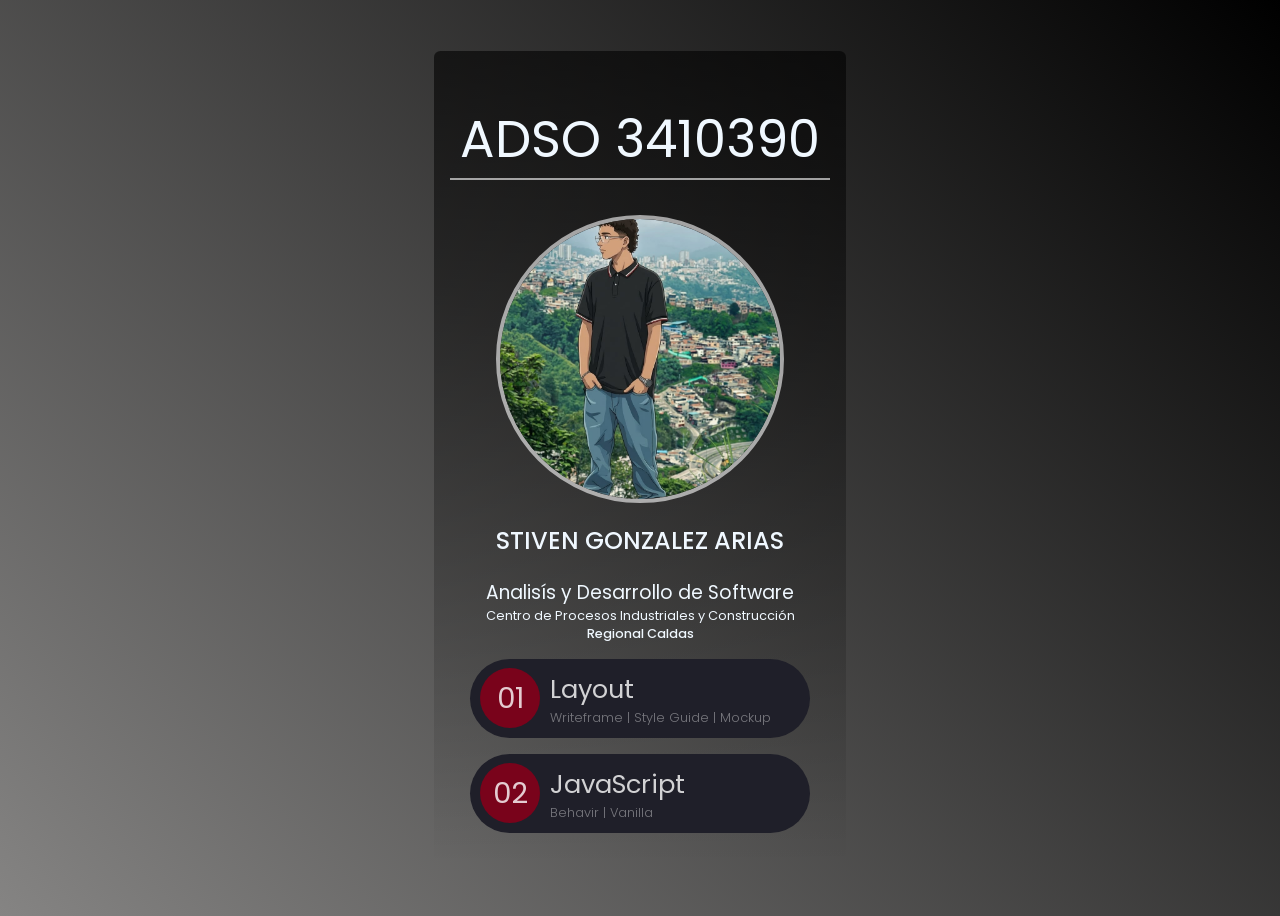
<file: index.html>
<!DOCTYPE html>
<html lang="en">

<head>
    <meta charset="UTF-8">
    <meta name="viewport" content="width=device-width, initial-scale=1.0">
    <title>ADSO 3410390</title>
    <link rel="stylesheet" href="src/css/master.css">
</head>

<body class="mainmenu">
    <main>
        <header>
            <h1>ADSO 3410390</h1>
            <img src="src/img/IMG.jpeg" alt="My Photo">
            <h2>Stiven Gonzalez Arias</h2>
            <h3>Analisís y Desarrollo de Software</h3>
            <h4>Centro de Procesos Industriales y Construcción</h4>
            <h5>Regional Caldas</h5>
        </header>
        <menu>
            <a href="01-Layout/index.html">
                <span>01</span>
                <aside>
                    <h3>Layout</h3>
                    <small>Writeframe | Style Guide | Mockup</small>
                </aside>
            </a>
            <a href="02-JavaScript/index.html">
                <span>02</span>
                <aside>
                    <h3>JavaScript</h3>
                    <small>Behavir | Vanilla</small>
                </aside>
            </a>
        </menu>
    </main>
</body>

</html>
</file>
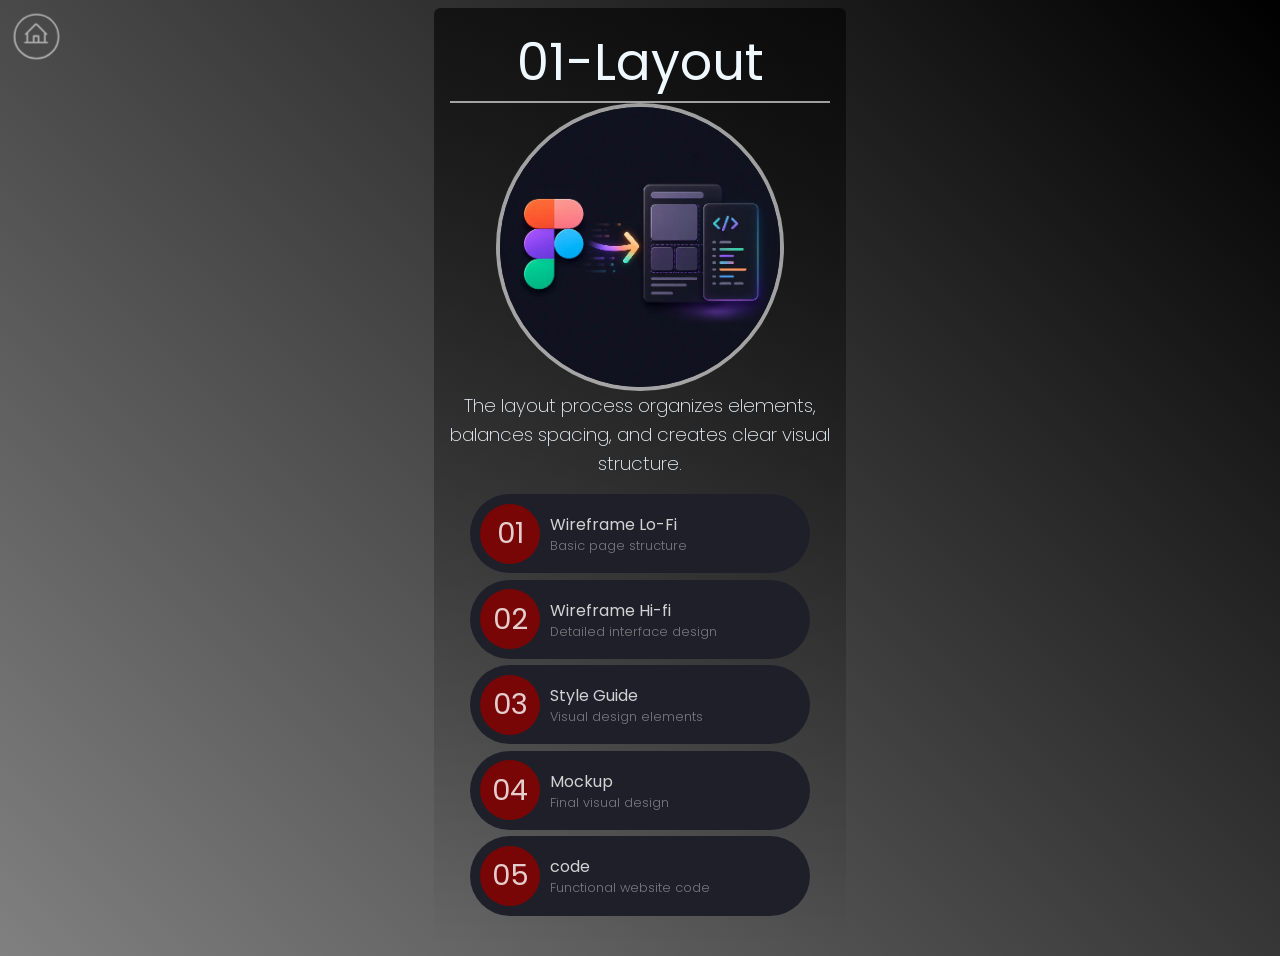
<file: 01-Layout/index.html>
<!DOCTYPE html>
<html lang="en">

<head>
    <meta charset="UTF-8">
    <meta name="viewport" content="width=device-width, initial-scale=1.0">
    <title>01-Layout</title>
    <link rel="stylesheet" href="../src/css/master.css">
</head>

<body class="mainmenu layout">
    <nav class="back"><a href="../index.html"><svg xmlns="http://www.w3.org/2000/svg" width="32" height="32" fill="#FFFFFF" viewBox="0 0 256 256"><path d="M240,208H224V136l2.34,2.34A8,8,0,0,0,237.66,127L139.31,28.68a16,16,0,0,0-22.62,0L18.34,127a8,8,0,0,0,11.32,11.31L32,136v72H16a8,8,0,0,0,0,16H240a8,8,0,0,0,0-16ZM48,120l80-80,80,80v88H160V152a8,8,0,0,0-8-8H104a8,8,0,0,0-8,8v56H48Zm96,88H112V160h32Z"></path></svg></a></nav>

    <main>
        <header>
            <h1>01-Layout</h1>
            <img src="../src/img/ChatGPT Image 21 ago 2026, 10_48_34 a.m.webp" alt="My Photo">
            <h3>The layout process organizes elements, balances spacing, and creates clear visual structure.</h3>
            
        </header>
        <menu>
            <a href="01-Wireframe/index.html">
                <span>01</span>
                <aside>
                    <h3>Wireframe Lo-Fi</h3>
                    <small>Basic page structure</small>
                </aside>
            </a>
            <a href="02-Wireframe_Hi_Fi/index.html">
                <span>02</span>
                <aside>
                    <h3>Wireframe Hi-fi</h3>
                    <small>Detailed interface design</small>
                </aside>
            </a>
            <a href="03-StylesGuide/index.html">
                <span>03</span>
                <aside>
                    <h3>Style Guide</h3>
                    <small>Visual design elements</small>
                </aside>
            </a>
            <a href="04-Mockup/index.html">
                <span>04</span>
                <aside>
                    <h3>Mockup</h3>
                    <small>Final visual design</small>
                </aside>
            </a>
            <a href="05-code/index.html">
                <span>05</span>
                <aside>
                    <h3>code</h3>
                    <small>Functional website code</small>
                </aside>
            </a>
        </menu>
    </main>
</body>

</html>
</file>
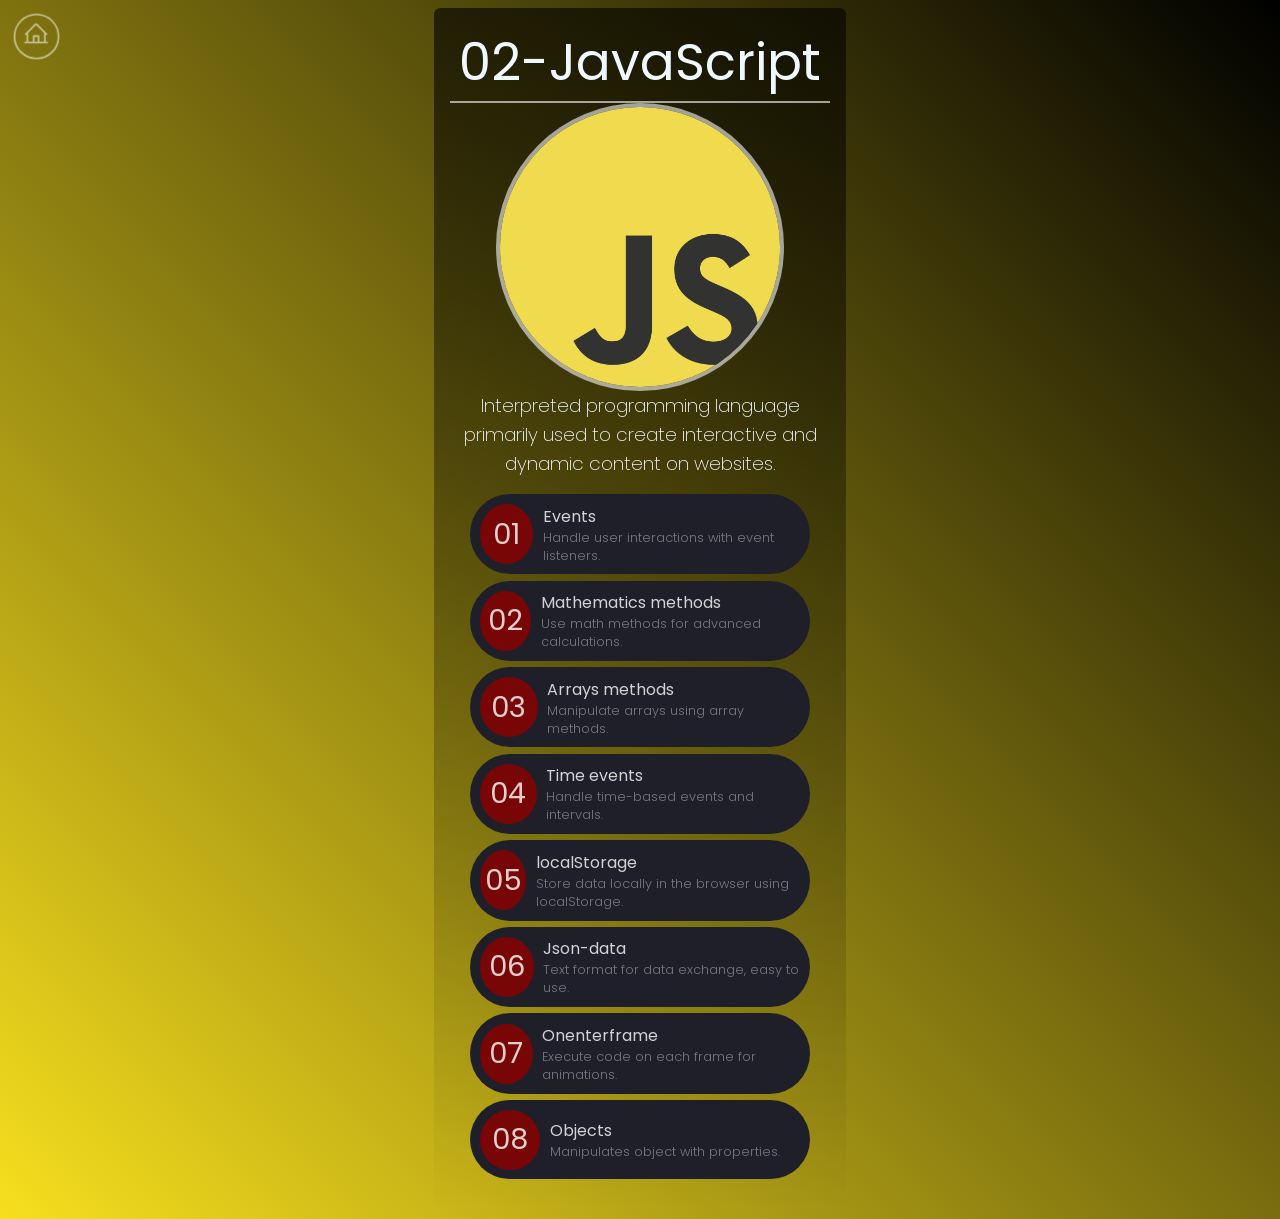
<file: 02-JavaScript/index.html>
<!DOCTYPE html>
<html lang="en">

<head>
    <meta charset="UTF-8">
    <meta name="viewport" content="width=device-width, initial-scale=1.0">
    <title>02-Java Script</title>
    <link rel="stylesheet" href="../src/css/master.css">
</head>

<body class="mainmenu javascript">
    <nav class="back"><a href="../index.html"><svg xmlns="http://www.w3.org/2000/svg" width="32" height="32"
                fill="#FFFFFF" viewBox="0 0 256 256">
                <path
                    d="M240,208H224V136l2.34,2.34A8,8,0,0,0,237.66,127L139.31,28.68a16,16,0,0,0-22.62,0L18.34,127a8,8,0,0,0,11.32,11.31L32,136v72H16a8,8,0,0,0,0,16H240a8,8,0,0,0,0-16ZM48,120l80-80,80,80v88H160V152a8,8,0,0,0-8-8H104a8,8,0,0,0-8,8v56H48Zm96,88H112V160h32Z">
                </path>
            </svg></a></nav>

    <main>
        <header>
            <h1>02-JavaScript</h1>
            <img src="../img/logo-js.png" alt="My Photo">
            <h3>Interpreted programming language primarily used to create interactive and dynamic content on websites.
            </h3>

        </header>
        <menu>
            <a href="01-Events.html">
                <span>01</span>
                <aside>
                    <h3>Events</h3>
                    <small>Handle user interactions with event listeners.</small>
                </aside>
            </a>
            <a href="02-Methods-mathematics.html">
                <span>02</span>
                <aside>
                    <h3>Mathematics methods</h3>
                    <small> Use math methods for advanced calculations.</small>
                </aside>
            </a>
            <a href="03-Methods-arrays.html">
                <span>03</span>
                <aside>
                    <h3>Arrays methods</h3>
                    <small>Manipulate arrays using array methods.</small>
                </aside>
            </a>
            <a href="04-Events-time.html">
                <span>04</span>
                <aside>
                    <h3>Time events</h3>
                    <small>Handle time-based events and intervals.</small>
                </aside>
            </a>
            <a href="05-Localstorage.html">
                <span>05</span>
                <aside>
                    <h3>localStorage</h3>
                    <small>Store data locally in the browser using localStorage.</small>
                </aside>
            </a>
            <a href="06-Json-data.html">
                <span>06</span>
                <aside>
                    <h3>Json-data</h3>
                    <small>Text format for data exchange, easy to use.</small>
                </aside>
            </a>
            <a href="07-Onenterframe.html">
                <span>07</span>
                <aside>
                    <h3>Onenterframe</h3>
                    <small>Execute code on each frame for animations.</small>
                </aside>
            </a>
            <a href="08-Objects.html">
                <span>08</span>
                <aside>
                    <h3>Objects</h3>
                    <small>Manipulates object with properties.</small>
                </aside>
            </a>
        </menu>
    </main>
</body>

</html>
</file>
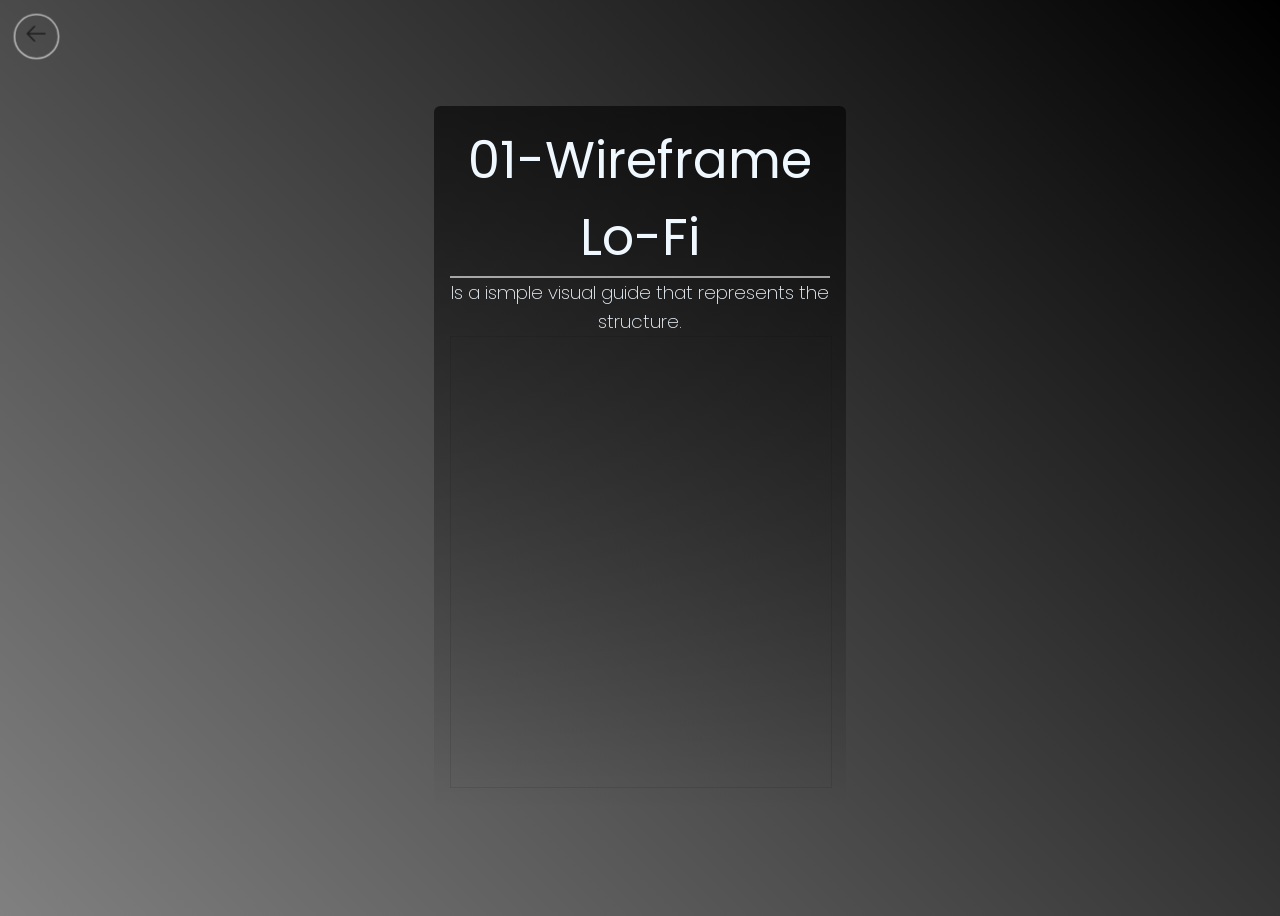
<file: 01-Layout/01-Wireframe/index.html>
<!DOCTYPE html>
<html lang="en">

<head>
    <meta charset="UTF-8">
    <meta name="viewport" content="width=device-width, initial-scale=1.0">
    <title>01-Layout</title>
    <link rel="stylesheet" href="../../src/css/master.css">
</head>

<body class="mainmenu layout">
    <nav class="back"><a href="../index.html"><svg xmlns="http://www.w3.org/2000/svg" width="32" height="32"
                fill="#000000" viewBox="0 0 256 256">
                <path
                    d="M224,128a8,8,0,0,1-8,8H59.31l58.35,58.34a8,8,0,0,1-11.32,11.32l-72-72a8,8,0,0,1,0-11.32l72-72a8,8,0,0,1,11.32,11.32L59.31,120H216A8,8,0,0,1,224,128Z">
                </path>
            </svg></a></nav>

    <main>
        <header>
            <h1>01-Wireframe Lo-Fi</h1>
            <h3>Is a ismple visual guide that represents the structure.</h3>
            <iframe style="border: 1px solid rgba(0, 0, 0, 0.1);" width="100%" height="450" src="https://embed.figma.com/design/436dDHAEwhptXAv0rGM7vA/Sin-t%C3%ADtulo?node-id=21-59&embed-host=share" allowfullscreen></iframe>

        </header>


        </a>
        </menu>
    </main>
</body>

</html>
</file>
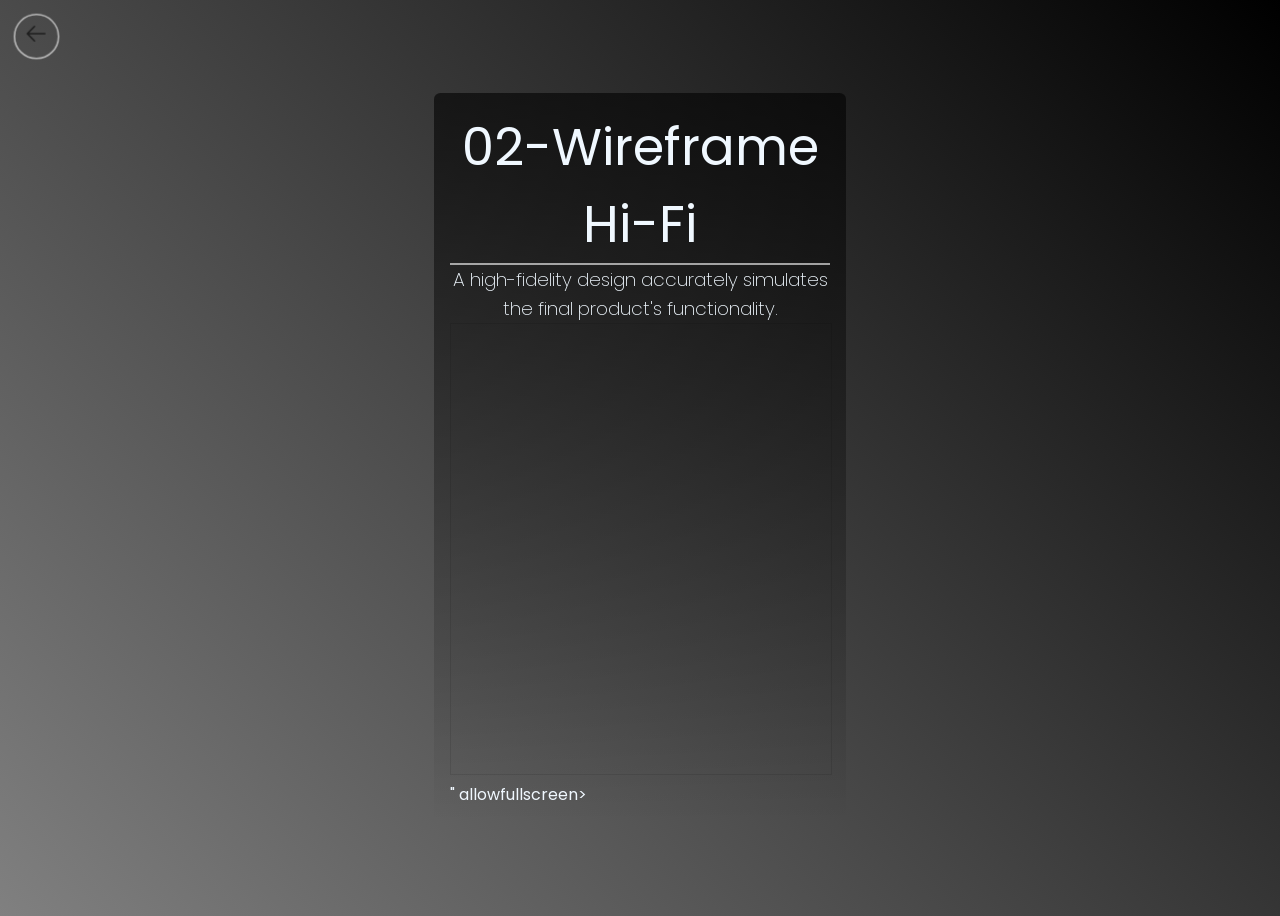
<file: 01-Layout/02-Wireframe_Hi_Fi/index.html>
<!DOCTYPE html>
<html lang="en">

<head>
    <meta charset="UTF-8">
    <meta name="viewport" content="width=device-width, initial-scale=1.0">
    <title>01-Layout</title>
    <link rel="stylesheet" href="../../src/css/master.css">
</head>

<body class="mainmenu layout">
    <nav class="back"><a href="../../01-Layout/index.html"><svg xmlns="http://www.w3.org/2000/svg" width="32" height="32" fill="#000000" viewBox="0 0 256 256"><path d="M224,128a8,8,0,0,1-8,8H59.31l58.35,58.34a8,8,0,0,1-11.32,11.32l-72-72a8,8,0,0,1,0-11.32l72-72a8,8,0,0,1,11.32,11.32L59.31,120H216A8,8,0,0,1,224,128Z"></path></svg></a></nav>

    <main>
        <header>
            <h1>02-Wireframe Hi-Fi</h1>
            <h3>A high-fidelity design accurately simulates the final product's functionality.</h3>
            <iframe style="border: 1px solid rgba(0, 0, 0, 0.1);" width="100%" height="450"
                 src="https://embed.figma.com/design/LESt36QCUu0Lm1tAzqtdh6/R%C3%A1pidos-y-Furiosos---Reto-Tokio?node-id=0-1&embed-host=share" allowfullscreen></iframe>"
                allowfullscreen></iframe>
        </header>
    </main>
</body>

</html>
</file>
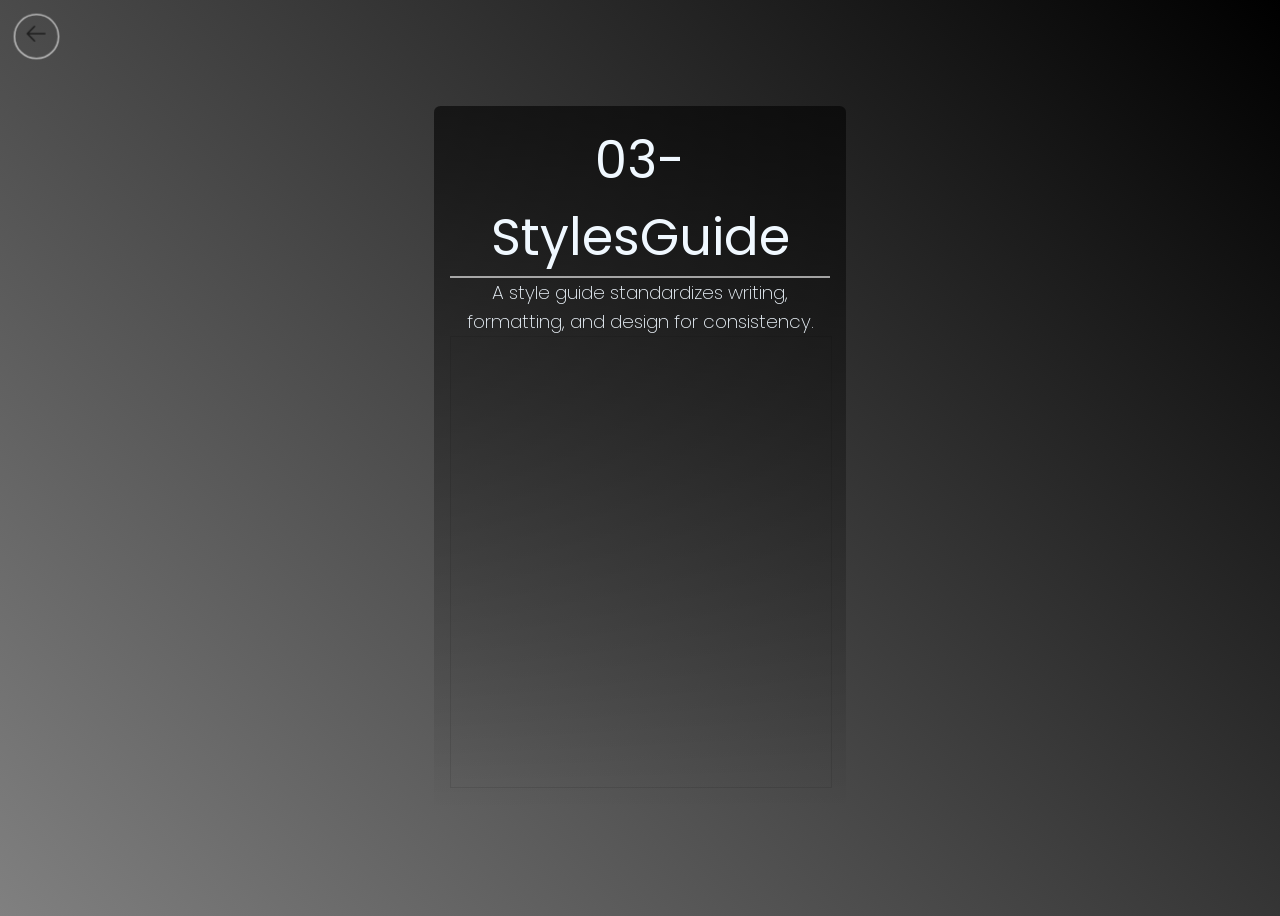
<file: 01-Layout/03-StylesGuide/index.html>
<!DOCTYPE html>
<html lang="en">

<head>
    <meta charset="UTF-8">
    <meta name="viewport" content="width=device-width, initial-scale=1.0">
    <title>01-Layout</title>
    <link rel="stylesheet" href="../../src/css/master.css">
</head>

<body class="mainmenu layout">
    <nav class="back"><a href="../../01-Layout/index.html"><svg xmlns="http://www.w3.org/2000/svg" width="32" height="32" fill="#000000" viewBox="0 0 256 256"><path d="M224,128a8,8,0,0,1-8,8H59.31l58.35,58.34a8,8,0,0,1-11.32,11.32l-72-72a8,8,0,0,1,0-11.32l72-72a8,8,0,0,1,11.32,11.32L59.31,120H216A8,8,0,0,1,224,128Z"></path></svg></a></nav>

    <main>
        <header>
            <h1>03-StylesGuide</h1>
            <h3>A style guide standardizes writing, formatting, and design for consistency.</h3>
           <iframe style="border: 1px solid rgba(0, 0, 0, 0.1);" width="100%" height="450" src="https://embed.figma.com/design/LESt36QCUu0Lm1tAzqtdh6/R%C3%A1pidos-y-Furiosos---Reto-Tokio?node-id=31-2&embed-host=share" allowfullscreen></iframe>
        </header>
    </main>
</body>

</html>
</file>
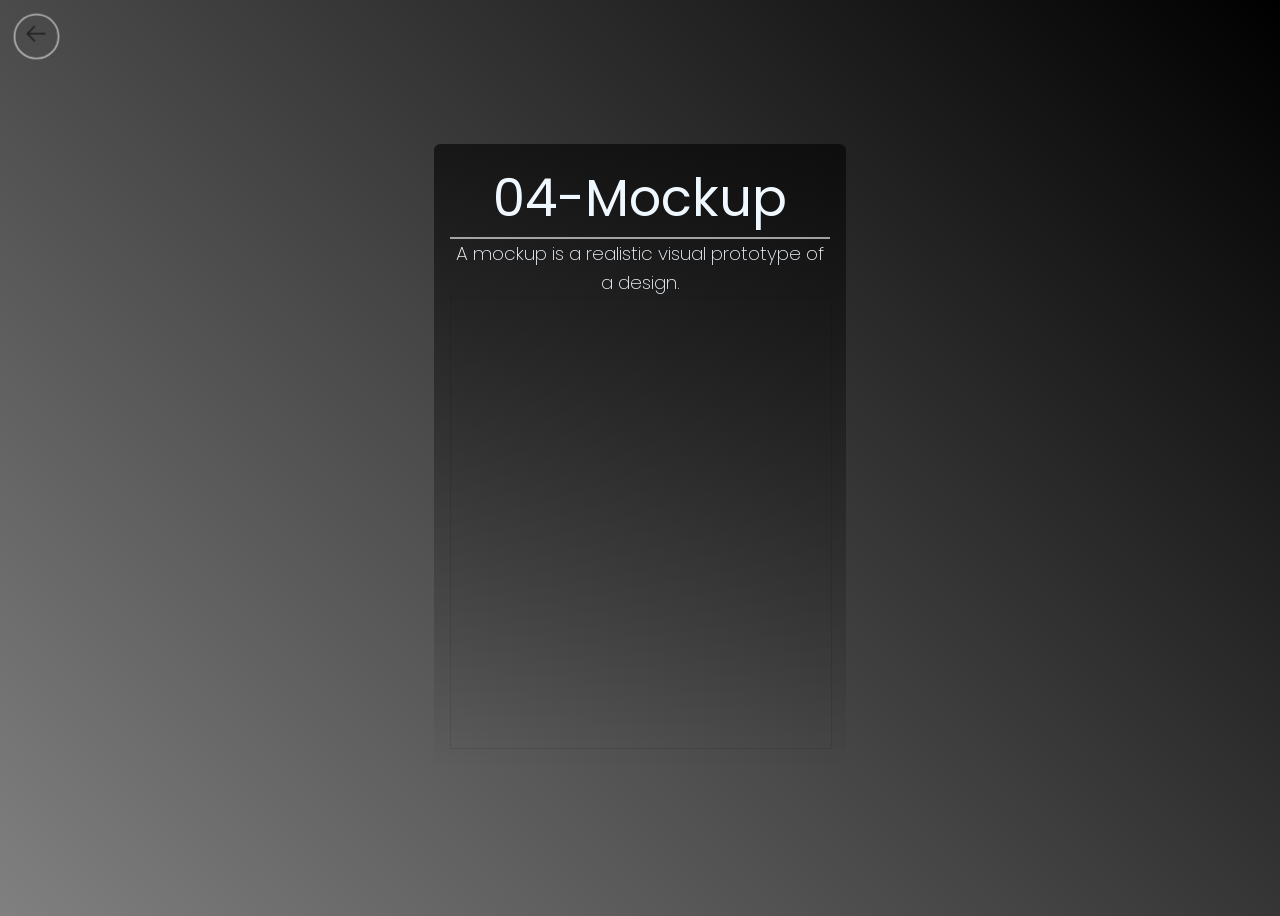
<file: 01-Layout/04-Mockup/index.html>
<!DOCTYPE html>
<html lang="en">

<head>
    <meta charset="UTF-8">
    <meta name="viewport" content="width=device-width, initial-scale=1.0">
    <title>01-Layout</title>
    <link rel="stylesheet" href="../../src/css/master.css">
</head>

<body class="mainmenu layout">
    <nav class="back"><a href="../../01-Layout/index.html"><svg xmlns="http://www.w3.org/2000/svg" width="32" height="32" fill="#000000" viewBox="0 0 256 256"><path d="M224,128a8,8,0,0,1-8,8H59.31l58.35,58.34a8,8,0,0,1-11.32,11.32l-72-72a8,8,0,0,1,0-11.32l72-72a8,8,0,0,1,11.32,11.32L59.31,120H216A8,8,0,0,1,224,128Z"></path></svg></a></nav>

    <main>
        <header>
            <h1>04-Mockup</h1>
            <h3>A mockup is a realistic visual prototype of a design.</h3>
     <iframe style="border: 1px solid rgba(0, 0, 0, 0.1);" width="100%" height="450" src="https://embed.figma.com/design/LESt36QCUu0Lm1tAzqtdh6/R%C3%A1pidos-y-Furiosos---Reto-Tokio?node-id=63-2&embed-host=share" allowfullscreen></iframe>
    </main>
</body>

</html>
</file>
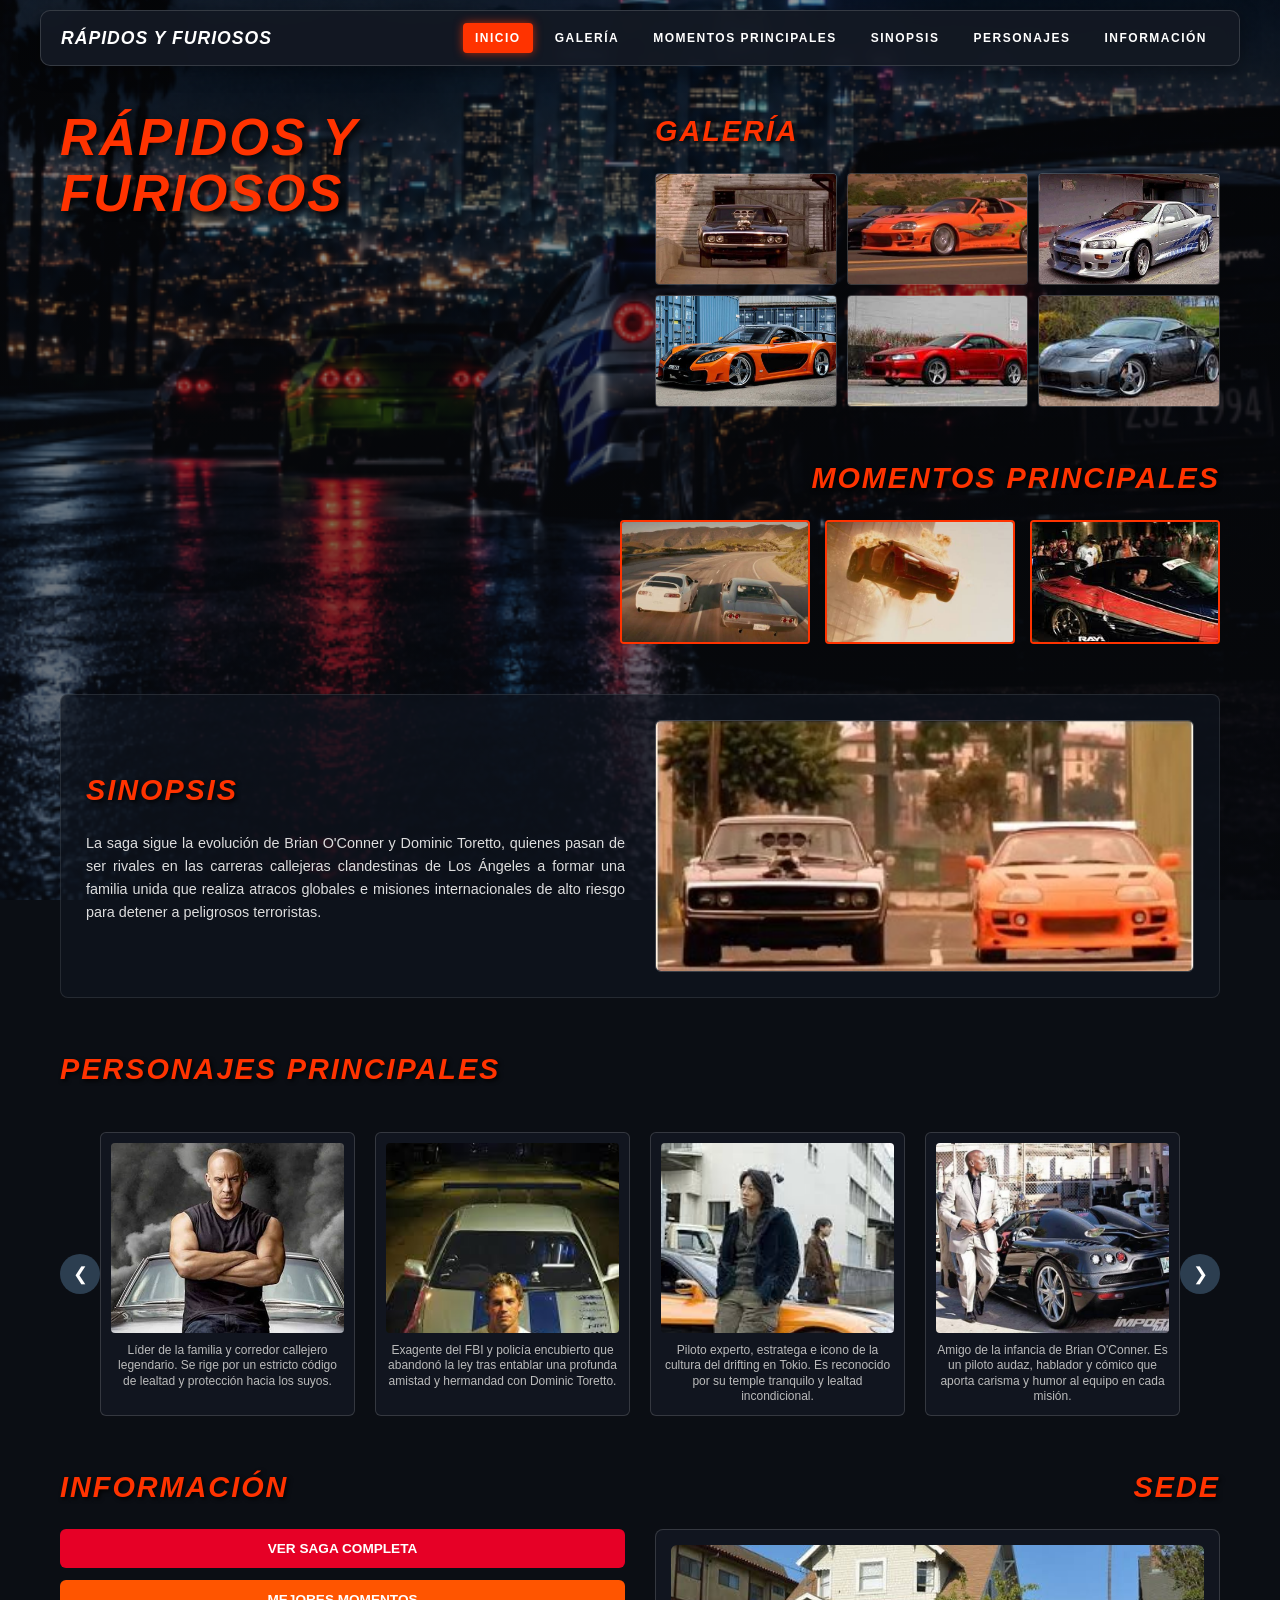
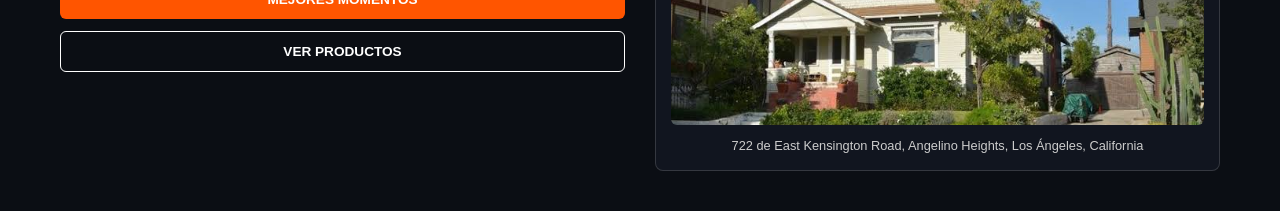
<file: 01-Layout/05-code/index.html>
<!DOCTYPE html>
<html lang="es">

<head>
  <meta charset="UTF-8">
  <meta name="viewport" content="width=device-width, initial-scale=1.0">
  <title>Rápidos y Furiosos</title>
  <link rel="stylesheet" href="css/reset.css">
  <link rel="stylesheet" href="css/master.css">
</head>

<body>
  
  <header class="header" id="navbar">
    <div class="nav-container">
      <div class="logo-text">RÁPIDOS Y FURIOSOS</div>

      <!-- Botón con las 3 barras (spans) para la animación -->
      <button id="mburger" aria-label="Abrir menú">
        <span></span>
        <span></span>
        <span></span>
      </button>

      <ul class="nav-menu" id="nav-menu">
        <li><a href="#inicio" class="nav-link active">INICIO</a></li>
        <li><a href="#galeria" class="nav-link">GALERÍA</a></li>
        <li><a href="#momentos" class="nav-link">MOMENTOS PRINCIPALES</a></li>
        <li><a href="#sinopsis" class="nav-link">SINOPSIS</a></li>
        <li><a href="#personajes" class="nav-link">PERSONAJES</a></li>
        <li><a href="#informacion" class="nav-link">INFORMACIÓN</a></li>
      </ul>
    </div>
  </header>

  <main class="main-content">

    <section id="inicio" class="hero-section">
      <div>
        <h1 class="hero-title">RÁPIDOS Y<br>FURIOSOS</h1>
      </div>

      <div id="galeria">
        <h2 class="section-title">GALERÍA</h2>
        <div class="gallery-grid">
          <div class="gallery-item"><img src="images/charger.jpg" alt="Dodge Charger"></div>
          <div class="gallery-item"><img src="images/supra.jpg" alt="Toyota Supra"></div>
          <div class="gallery-item"><img src="images/skyline.jpg" alt="Nissan Skyline"></div>
          <div class="gallery-item"><img src="images/rx7.jpg" alt="Mazda RX-7"></div>
          <div class="gallery-item"><img src="images/mustang.jpg" alt="Mustang"></div>
          <div class="gallery-item"><img src="images/350z.jpg" alt="Nissan 350Z"></div>
        </div>
      </div>
    </section>

    <section id="momentos" class="moments-section">
      <h2 class="section-title" style="text-align: right;">MOMENTOS PRINCIPALES</h2>
      <div class="moments-grid">
        <div class="moment-card"><img src="images/final 7.jpg" alt="Momento 1"></div>
        <div class="moment-card"><img src="images/lykan.jpg" alt="Momento 2"></div>
        <div class="moment-card"><img src="images/mona lisa.jpg" alt="Momento 3"></div>
      </div>
    </section>

    <section id="sinopsis" class="synopsis-section">
      <div>
        <h2 class="section-title">SINOPSIS</h2>
        <p class="synopsis-text">
          La saga sigue la evolución de Brian O'Conner y Dominic Toretto, quienes pasan de ser rivales en las carreras
          callejeras clandestinas de Los Ángeles a formar una familia unida que realiza atracos globales e misiones
          internacionales de alto riesgo para detener a peligrosos terroristas.
        </p>
      </div>

      <div class="synopsis-img-container">
        <img src="images/carrera.jpg" alt="Carrera de autos">
      </div>
    </section>

    <!-- SECCIÓN DE PERSONAJES ADAPTADA COMO CARRUSEL -->
    <section id="personajes" class="characters-section">
      <h2 class="section-title">PERSONAJES PRINCIPALES</h2>
      
      <div class="carousel-container">
        <button class="nav-btn prev-btn" id="prevBtn">&#10094;</button>
        
        <div class="carousel" id="carousel">
          <div class="card character-card">
            <img src="images/toretto.jpg" alt="Dominic Toretto">
            <p>Líder de la familia y corredor callejero legendario. Se rige por un estricto código de lealtad y protección hacia los suyos.</p>
          </div>

          <div class="card character-card">
            <img src="images/bryan.jpg" alt="Brian O'Conner">
            <p>Exagente del FBI y policía encubierto que abandonó la ley tras entablar una profunda amistad y hermandad con Dominic Toretto.</p>
          </div>

          <div class="card character-card">
            <img src="images/han.jpg" alt="Han Lue" class="han-img">
            <p>Piloto experto, estratega e icono de la cultura del drifting en Tokio. Es reconocido por su temple tranquilo y lealtad incondicional.</p>
          </div>

          <div class="card character-card">
            <img src="images/roman.jpg" alt="Roman Pearce">
            <p>Amigo de la infancia de Brian O'Conner. Es un piloto audaz, hablador y cómico que aporta carisma y humor al equipo en cada misión.</p>
          </div>
        </div>

        <button class="nav-btn next-btn" id="nextBtn">&#10095;</button>
      </div>
    </section>

    <section id="informacion" class="info-sede-container">
      <div>
        <h2 class="section-title">INFORMACIÓN</h2>
        <div class="action-buttons">
          <button id="btn-saga" class="btn btn-red">Ver saga completa</button>
          <button id="btn-momentos" class="btn btn-orange">Mejores Momentos</button>
          <button id="btn-productos" class="btn btn-outline">Ver Productos</button>
        </div>
      </div>

      <div>
        <h2 class="section-title" style="text-align: right;">SEDE</h2>
        <div class="sede-card">
          <img src="images/casa ryf.jpg" alt="Casa Toretto">
          <p>722 de East Kensington Road, Angelino Heights, Los Ángeles, California</p>
        </div>
      </div>
    </section>

  </main>

  <script src="js/app.js"></script>
</body>

</html>
</file>
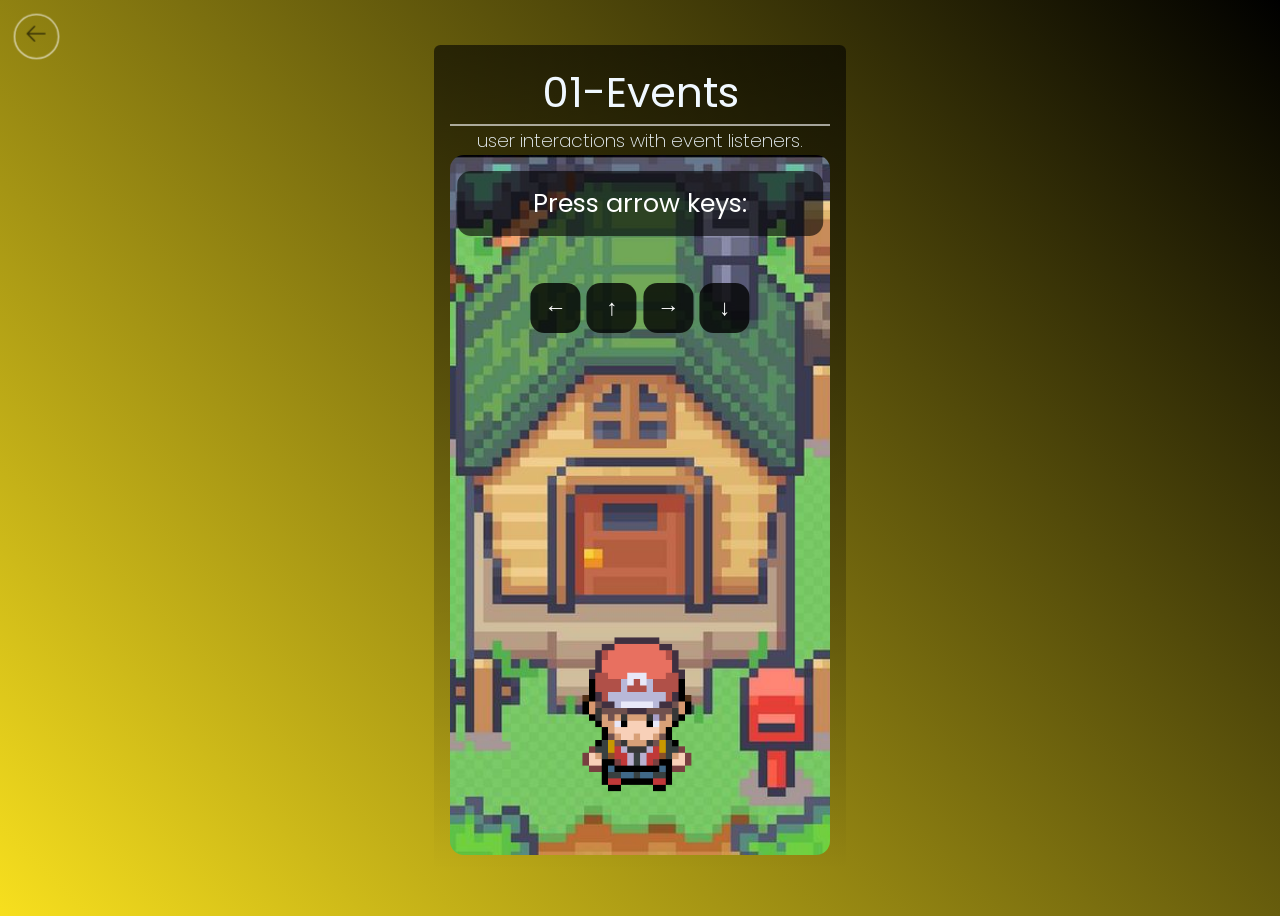
<file: 02-JavaScript/01-Events.html>
<!DOCTYPE html>
<html lang="en">

<head>
    <meta charset="UTF-8">
    <meta name="viewport" content="width=device-width, initial-scale=1.0">
    <title>02-JavaScript</title>
    <link rel="stylesheet" href="../../src/css/master.css">
    <style>
        body.mainmenu.javascript {
            main {
                max-width: 420px;

                header {
                    h1 {
                        font-size: 2.6rem;
                    }
                }

                section {
                    border-radius: 14px;
                    corner-shape: squircle;
                    width: 380px;

                    div.house {
                        background: url(imgs/bg-steps.png) no-repeat center/ cover;
                        border-radius: 14px;
                        corner-shape: squircle;
                        height: 700px;
                        position: relative;

                        div.info,
                        div.controls,
                        div#trainer {
                            position: absolute;
                        }

                        div.info {
                            background-color: #0009;
                            border-radius: 14px;
                            color: #fff;
                            corner-shape: squircle;
                            font-size: 1.6rem;
                            left: 50%;
                            padding: 0.8rem;
                            text-align: center;
                            top: 1rem;
                            transform: translateX(-50%);
                            width: 340px;
                        }

                        div.controls{
                            display: flex;
                            gap: 0.4rem;
                            left: 50%;
                            transform: translateX(-50%);
                            top: 8rem;

                            button{
                                border: none;
                                background-color: #000c;
                                color: #fff;
                                font-size: 1.4rem;
                                border-radius: 14px;
                                corner-shape: squircle;
                                height: 50px;
                                width: 50px;
                                transition: all 0.4s ease-in;

                                &:hover{
                                    cursor: pointer;
                                    opacity: 1;
                                    transform: scale(1.1);
                                }
                            }
                        }

                        div#trainer{
                            background: url(imgs/steps-all.png) repeat-x;
                            bottom: 4rem;
                            height: 256px;
                            left: 50%;
                            transform: translateX(-50%);
                            zoom: 0.8;
                            width: 256px;

                            animation: 0.5s animTrainer steps(4) infinite;

                            &.down  {background-position-y:calc(256px * 0) ;}
                            &.left  {background-position-y:calc(256px * -1) ;}
                            &.right {background-position-y:calc(256px * -2) ;}
                            &.up    {background-position-y:calc(256px * -3) ;}
                            
                        }
                    }
                }
            }
        }
        @keyframes animTrainer{
            100%{ background-position-x: -1024px ;}
        }

    </style>
</head>

<body class="mainmenu javascript">
    <nav class="back"><a href="index.html"><svg xmlns="http://www.w3.org/2000/svg" width="32" height="32"
                fill="#000000" viewBox="0 0 256 256">
                <path
                    d="M224,128a8,8,0,0,1-8,8H59.31l58.35,58.34a8,8,0,0,1-11.32,11.32l-72-72a8,8,0,0,1,0-11.32l72-72a8,8,0,0,1,11.32,11.32L59.31,120H216A8,8,0,0,1,224,128Z">
                </path>
            </svg></a></nav>

    <main>
        <header>
            <h1>01-Events</h1>
            <h3>user interactions with event listeners.</h3>
        </header>
        <section>
            <div class="house">
                <div class="info">Press arrow keys:</div>
                <div class="controls">
                    <button class="btn-left"> &larr;</button>
                    <button class="btn-up"> &uarr;</button>
                    <button class="btn-right">&rarr;</button>
                    <button class="btn-down">&darr;</button>
                </div>
                <div id="trainer" class="down"></div>
            </div>
        </section>
        </menu>
    </main>
    <script>
        //ELEMENTS
        const trainer = document.getElementById('trainer');
        const btnLeft = document.querySelector('.btn-left'); 
        const btnUp = document.querySelector('.btn-up'); 
        const btnRight = document.querySelector('.btn-right'); 
        const btnDown= document.querySelector('.btn-down');
        
        //EVENTS
        btnLeft.addEventListener('click', function() {
            trainer.className = 'left';
        });
        btnUp.addEventListener('click', function() {
            trainer.className = 'up';
        });
        btnRight.addEventListener('click', function() {
            trainer.className = 'right';
        });
        btnDown.addEventListener('click', function() {
            trainer.className = 'down';
        });

        document.addEventListener('keyup', function(event){
           //console.log(event.key)
           //console.log(event.keyCode)

           switch (event.keyCode) {
            case 37://left
            trainer.className = 'left'
            break;
        
            case 38://up
            trainer.className = 'up'
            break;
            
            case 39://right
            trainer.className = 'right'
            break;
            
            case 40://down
            trainer.className = 'down'
            break;
           }});
    </script>
</body>

</html>
</file>
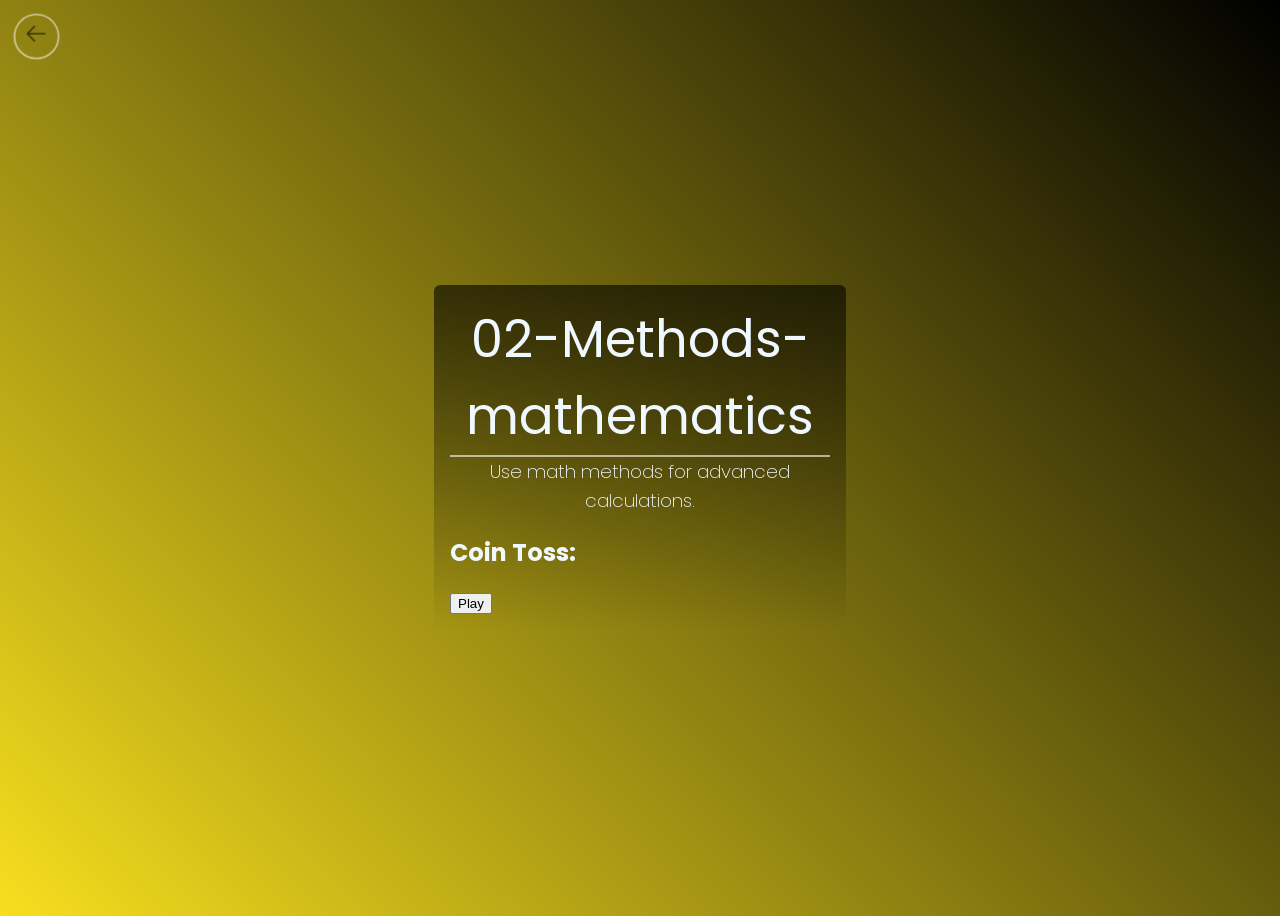
<file: 02-JavaScript/02-Methods-mathematics.html>
<!DOCTYPE html>
<html lang="en">

<head>
    <meta charset="UTF-8">
    <meta name="viewport" content="width=device-width, initial-scale=1.0">
    <title>02-Methods-mathematics</title>
    <link rel="stylesheet" href="../../src/css/master.css">
    
</head>

<body class="mainmenu javascript">
    <nav class="back"><a href="index.html"><svg xmlns="http://www.w3.org/2000/svg" width="32" height="32"
                fill="#000000" viewBox="0 0 256 256">
                <path
                    d="M224,128a8,8,0,0,1-8,8H59.31l58.35,58.34a8,8,0,0,1-11.32,11.32l-72-72a8,8,0,0,1,0-11.32l72-72a8,8,0,0,1,11.32,11.32L59.31,120H216A8,8,0,0,1,224,128Z">
                </path>
            </svg></a></nav>

    <main>
        <header>
            <h1>02-Methods-mathematics</h1>
            <h3>Use math methods for advanced calculations.</h3>
        </header>
        <section>
          <h2>Coin Toss:</h2>
            <output></output>
            <button class="btnCoin">Play</button>
        </section>
        </menu>
    </main>
    <script>
        //ELEMENTS
        const output = document.querySelector('output')
        const btnCoin = document.querySelector('.btnCoin')

        btnCoin.addEventListener('click', () => {
            output.style.fontSize = '4rem'
            output.textContent = Math.round(Math.random());
        });
    </script>
</body>

</html>
</file>
<file: src/css/master.css>
/* GOOGLE FONTS: POPPINS*/
@import url('https://fonts.googleapis.com/css2?family=Poppins:ital,wght@0,100;0,200;0,300;0,400;0,500;0,600;0,700;0,800;0,900;1,100;1,200;1,300;1,400;1,500;1,600;1,700;1,800;1,900&display=swap');

body {
    background: linear-gradient(45deg, rgb(133, 132, 131), rgb(0, 0, 0));
    color: aliceblue;
    font-family: Poppins, serif;
    display: flex;
    justify-content: center;
    align-items: center;
    min-height: 100dvh;

    nav.back {
        align-items: center;
        border: 2px solid #fff;
        border-radius: 50%;
        display: flex;
        justify-content: center;
        height: 40px;
        left: 8px;
        opacity: .6;
        padding: 0.4rem;
        position: fixed;
        top: 8px;
        transform: scale(.8);
        transition: all 0.4s ease-in;
        width: 40px;

        &:hover {
            transform: scale(1.1);
            opacity: 1;
        }
    }

    &.mainmenu.layout {
        background: linear-gradient(45deg, grey, black);
        
        main {
            width: 380px;
            header {
                h1 {
                    margin: 0;
                }

                h3 {
                    font-weight: 200;
                }

                img {
                    background-color: #0003;
                }
            }

            menu {
                gap: 0.4rem;

                a:is(:link, :visited) {
                    span {
                        background-color: rgb(121, 6, 6);
                        
                    }

                    aside {
                        h3 {
                            font-size: 1rem;
                        }
                    }

                    &:is(:hover) {
                        background-color: black, grey;
                    }
                }
            }
        }
    }
    &.mainmenu.javascript {
        background: linear-gradient(45deg, #f7df1e, black);
        
        main {
            width: 380px;
            header {
                h1 {
                    margin: 0;
                }

                h3 {
                    font-weight: 200;
                }

                img {
                    background-color: #0003;
                }
            }

            menu {
                gap: 0.4rem;

                a:is(:link, :visited) {
                    span {
                        background-color: rgb(121, 6, 6);
                        
                    }

                    aside {
                        h3 {
                            font-size: 1rem;
                        }
                    }

                    &:is(:hover) {
                        background-color: black, grey;
                    }
                }
            }
        }
    }
    
    main {
        background: linear-gradient(to bottom, #0009, #0000);
        border-radius: 0.4rem;
        min-width: 380px;
        padding: 1rem;
    }

    /*MAIN MENU*/
    &.mainmenu {
        main {

            header {
                h1 {
                    border-bottom: 2px solid #fff9;
                    font-size: 3.2rem;
                    font-weight: 400;
                    text-align: center;
                }

                img {
                    border: 4px solid #fff9;
                    border-radius: 50%;
                    display: flex;
                    height: 280px;
                    margin: auto;
                    object-fit: cover;
                    width: 280px;
                }

                h2 {
                    font-weight: 500;
                    text-align: center;
                    text-transform: uppercase;
                }

                h3 {
                    font-weight: 400;
                    margin: 0;
                    text-align: center;
                }

                h4 {
                    font-size: 0.8rem;
                    font-weight: 400;
                    margin: 0;
                    text-align: center;

                }

                h5 {
                    font-size: 0.8rem;
                    font-weight: 500;
                    margin: 0;
                    text-align: center;
                }
            }

            menu {
                align-items: center;
                display: flex;
                flex-direction: column;
                gap: 1rem;
                justify-content: center;
                padding: 0;

                a:is(:link, :visited) {
                    align-items: center;
                    background-color: rgb(31, 31, 41);
                    border-radius: 5rem;
                    color: #fffc;
                    display: flex;
                    padding: 0.6rem;
                    text-decoration: none;
                    transition: all 0.4s;
                    width: 320px;

                    &:is(:hover) {
                        background-color: rgb(121, 3, 27);
                        transform: scale(1.04) translateX(18px);
                    }

                    span {
                        background-color: rgb(121, 3, 27);
                        font-size: 1.8rem;
                        border-radius: 50%;
                        display: flex;
                        justify-content: center;
                        align-items: center;
                        font-size: 1.8rem;
                        height: 60px;
                        width: 60px;
                    }

                    &:hover span {
                        background-color: #0009;
                    }

                    aside {
                        margin-left: 0.6rem;
                        display: flex;
                        flex-direction: column;
                        justify-content: center;
                        align-items: start;

                        h3 {
                            margin: 0;
                            font-size: 1.6rem;
                            font-weight: 400;
                        }

                        small {
                            color: #fff6;
                            font-size: 0.8rem;
                            font-weight: 300;
                        }
                    }
                }

            }
        }
    }
}
</file>
<file: 01-Layout/05-code/css/master.css>
body {
  background-color: #0b0e14;
  background-image:
    linear-gradient(rgba(11, 14, 20, 0.4), rgba(11, 14, 20, 0.6)),
    url('../images/fondo.png');
  background-size: cover;
  background-position: bottom center;
  background-repeat: no-repeat;
  background-attachment: fixed;
  color: #ffffff;
  font-family: Arial, Helvetica, sans-serif;
  line-height: 1.5;
}

.header {
  position: fixed;
  top: 0;
  left: 0;
  width: 100%;
  z-index: 1000;
  padding: 10px 20px;
  box-sizing: border-box;
  background-color: transparent;
}

.nav-container {
  max-width: 1200px;
  margin: 0 auto;
  display: flex;
  justify-content: space-between;
  align-items: center;
  padding: 12px 20px;
  background-color: rgba(20, 25, 35, 0.95);
  border: 1px solid rgba(255, 255, 255, 0.15);
  border-radius: 10px;
  box-shadow: 0 5px 20px rgba(0, 0, 0, 0.35);
  backdrop-filter: blur(8px);
  -webkit-backdrop-filter: blur(8px);
  box-sizing: border-box;
}

.logo-text {
  font-weight: 900;
  font-style: italic;
  font-size: 1.1rem;
  color: #ffffff;
  letter-spacing: 1px;
}

.nav-menu {
  display: flex;
  list-style: none;
  gap: 10px;
  margin: 0;
  padding: 0;
}

.nav-link {
  font-size: 0.75rem;
  font-weight: 800;
  letter-spacing: 1.5px;
  color: #ffffff;
  padding: 6px 12px;
  border-radius: 4px;
  transition: all 0.3s ease;
  text-decoration: none;
  display: block;
}

.nav-link:hover {
  color: #ff5500;
}

.nav-link.active {
  color: #ffffff;
  background-color: #ff3300;
  box-shadow: 0 0 10px rgba(255, 51, 0, 0.7);
}

.main-content {
  max-width: 1200px;
  margin: 0 auto;
  padding: 110px 20px 40px 20px;
}

.section-title {
  color: #ff3300;
  font-style: italic;
  font-weight: 900;
  letter-spacing: 2px;
  font-size: 1.8rem;
  margin-bottom: 20px;
  text-shadow: 2px 2px 4px rgba(0, 0, 0, 0.9);
}

.hero-section {
  display: grid;
  grid-template-columns: 1fr 1fr;
  gap: 30px;
  align-items: start;
  margin-bottom: 50px;
}

.hero-title {
  font-size: 3.2rem;
  font-style: italic;
  font-weight: 900;
  color: #ff3300;
  line-height: 1.1;
  text-shadow: 3px 3px 6px rgba(0, 0, 0, 0.9);
  letter-spacing: 2px;
}

.gallery-grid {
  display: grid;
  grid-template-columns: repeat(3, 1fr);
  gap: 10px;
}

.gallery-item {
  border-radius: 4px;
  overflow: hidden;
  border: 1px solid rgba(255, 255, 255, 0.2);
}

.gallery-item img {
  width: 100%;
  height: 110px;
  object-fit: cover;
  transition: transform 0.3s ease;
}

.gallery-item img:hover {
  transform: scale(1.05);
}

.moments-section {
  margin-bottom: 50px;
}

.moments-grid {
  display: grid;
  grid-template-columns: repeat(3, 1fr);
  gap: 15px;
  max-width: 600px;
  margin-left: auto;
}

.moment-card {
  border-radius: 4px;
  overflow: hidden;
  border: 2px solid #ff3300;
}

.moment-card img {
  width: 100%;
  height: 120px;
  object-fit: cover;
}

.synopsis-section {
  display: grid;
  grid-template-columns: 1fr 1fr;
  gap: 30px;
  align-items: center;
  margin-bottom: 50px;
  background: rgba(15, 20, 30, 0.7);
  padding: 25px;
  border-radius: 8px;
  border: 1px solid rgba(255, 255, 255, 0.1);
}

.synopsis-text {
  font-size: 0.9rem;
  line-height: 1.6;
  color: #dddddd;
  text-align: justify;
}

.synopsis-img-container {
  border: 1px solid rgba(255, 255, 255, 0.2);
  border-radius: 6px;
  overflow: hidden;
}

.synopsis-img-container img {
  width: 100%;
  height: 250px;
  object-fit: cover;
}

.characters-section {
  margin-bottom: 50px;
}

.characters-grid {
  display: grid;
  grid-template-columns: repeat(4, 1fr);
  gap: 15px;
}

.character-card {
  background: rgba(20, 25, 35, 0.75);
  border: 1px solid rgba(255, 255, 255, 0.15);
  border-radius: 6px;
  padding: 10px;
  text-align: center;
}

.character-card img {
  width: 100%;
  height: 190px;
  object-fit: cover;
  object-position: top center;
  border-radius: 4px;
  margin-bottom: 10px;
}

.character-card img.han-img {
  object-position: center 25%;
}

.character-card p {
  font-size: 0.75rem;
  color: #bbbbbb;
  line-height: 1.3;
}

.info-sede-container {
  display: grid;
  grid-template-columns: 1fr 1fr;
  gap: 30px;
  align-items: start;
}

.action-buttons {
  display: flex;
  flex-direction: column;
  gap: 12px;
  margin-top: 20px;
}

.btn {
  padding: 12px 20px;
  font-weight: bold;
  font-size: 0.85rem;
  text-transform: uppercase;
  border-radius: 6px;
  transition: all 0.3s ease;
  width: 100%;
  text-align: center;
}

.btn-red {
  background-color: #e60026;
  color: #ffffff;
}

.btn-red:hover {
  background-color: #ff1a3d;
  box-shadow: 0 0 10px rgba(230, 0, 38, 0.8);
}

.btn-orange {
  background-color: #ff5500;
  color: #ffffff;
}

.btn-orange:hover {
  background-color: #ff7722;
  box-shadow: 0 0 10px rgba(255, 85, 0, 0.8);
}

.btn-outline {
  background-color: transparent;
  border: 1px solid #ffffff;
  color: #ffffff;
}

.btn-outline:hover {
  background-color: rgba(255, 255, 255, 0.15);
}

.sede-card {
  background: rgba(20, 25, 35, 0.75);
  border: 1px solid rgba(255, 255, 255, 0.15);
  border-radius: 8px;
  padding: 15px;
  text-align: center;
}

.sede-card img {
  width: 100%;
  height: 180px;
  object-fit: cover;
  border-radius: 6px;
  margin-bottom: 12px;
}

.sede-card p {
  font-size: 0.8rem;
  color: #cccccc;
  line-height: 1.4;
}

@media (max-width: 992px) {
  .characters-grid {
    grid-template-columns: repeat(2, 1fr);
  }
}

@media (max-width: 768px) {
  .header {
    padding: 8px 10px;
  }

  .nav-container {
    flex-direction: column;
    gap: 10px;
    padding: 12px 10px;
  }

  .nav-menu {
    flex-wrap: wrap;
    justify-content: center;
    gap: 5px;
  }

  .nav-link {
    font-size: 0.65rem;
    padding: 4px 8px;
  }

  .main-content {
    padding-top: 160px;
  }

  .hero-section,
  .synopsis-section,
  .info-sede-container {
    grid-template-columns: 1fr;
    gap: 25px;
  }

  .hero-title {
    font-size: 2.2rem;
    text-align: center;
  }

  .gallery-grid {
    grid-template-columns: repeat(2, 1fr);
  }

  .moments-grid {
    margin-left: 0;
    max-width: 100%;
  }

  .section-title {
    text-align: center !important;
    font-size: 1.5rem;
  }
}

@media (max-width: 480px) {
  .characters-grid {
    grid-template-columns: 1fr;
  }

  .gallery-grid {
    grid-template-columns: 1fr;
  }

  .moments-grid {
    grid-template-columns: 1fr;
  }

  .logo-text {
    font-size: 1rem;
  }

  @media (max-width: 960px) {

    
    .nav-menu {
      display: none;
      flex-direction: column;
      position: absolute;
      top: 100%;
      left: 0;
      width: 100%;
      background-color: rgba(20, 25, 35, 0.98);
      padding: 15px 0;
      text-align: center;
      gap: 15px;
    }

  
    .nav-menu.show {
      display: flex;
    }

    button#mburger {
      display: block;
      position: relative;
      width: 50px;
      height: 44px;
      background: none;
      border: none;
      appearance: none;
      transform: scale(.8);
      cursor: pointer;
    }

    button#mburger:focus:not(:focus-visible) {
      outline: none;
    }

    button#mburger span {
      position: absolute;
      width: 100%;
      height: 3px;
      background: #fff;
      border-radius: 3px;
    }

    button#mburger span:nth-of-type(1) {
      top: 0;
      left: 0;
      transition: top .3s;
    }

    button#mburger span:nth-of-type(2) {
      top: 20px;
      left: 0;
      transition: opacity .3s;
    }

    button#mburger span:nth-of-type(3) {
      bottom: 0;
      left: 0;
      transition: bottom .3s;
    }

   
    button#mburger.active span:nth-of-type(1) {
      top: 20px;
      transform: rotate(-45deg);
      transition: top .3s cubic-bezier(.36, -.42, .68, -.56), transform .3s .3s;
    }

    button#mburger.active span:nth-of-type(2) {
      opacity: 0;
      transition: opacity .05s .3s;
    }

    button#mburger.active span:nth-of-type(3) {
      bottom: 20px;
      transform: rotate(45deg);
      transition: bottom .3s cubic-bezier(.36, -.42, .68, -.56), transform .3s .3s;
    }
  }

  @media (max-width: 960px) {
    .nav-menu {
      box-sizing: border-box;
      max-width: 100vw;
    }
  }

  .nav-menu {
    display: flex;
    flex-direction: column;
    position: absolute;
    top: 100%;
    left: 0;
    width: 100%;
    background-color: rgba(20, 25, 35, 0.98);
    backdrop-filter: blur(10px);
    border-bottom: 1px solid rgba(255, 255, 255, 0.1);
    text-align: center;
    gap: 8px;


    max-height: 0;
    opacity: 0;
    overflow: hidden;
    transform: translateY(-10px);
    transition: max-height 0.4s ease-in-out, opacity 0.3s ease-in-out, transform 0.3s ease-in-out, padding 0.3s ease-in-out;
    pointer-events: none;

  }

 
  .nav-menu.show {
    max-height: 400px;
    opacity: 1;
    padding: 20px 0;
    transform: translateY(0);
    pointer-events: auto;
  }

  .nav-menu li {
    width: 100%;
  }

  .nav-link {
    display: block;
    padding: 10px 0;
    font-size: 0.85rem;
  }
}

html,
body {
  width: 100%;
  max-width: 100%;
  overflow-x: hidden;

  /* =========================================
   ESTILOS DEL CARRUSEL DE PERSONAJES
   ========================================= */
.carousel-container {
    position: relative;
    max-width: 1200px;
    margin: 40px auto;
    padding: 0 40px;
    font-family: sans-serif;
    box-sizing: border-box;
}

.carousel {
    display: flex;
    gap: 20px;
    overflow-x: auto;
    scroll-behavior: smooth;
    scroll-snap-type: x mandatory;
    scrollbar-width: none; /* Oculta la barra en Firefox */
}

.carousel::-webkit-scrollbar {
    display: none; /* Oculta la barra en Chrome, Safari y Opera */
}

/* Adaptación de las tarjetas al carrusel */
.carousel .card {
    flex: 0 0 100%; 
    scroll-snap-align: start;
    box-sizing: border-box;
}

/* Responsividad del carrusel para diferentes pantallas */
@media (min-width: 600px) {
    .carousel .card {
        flex: 0 0 calc((100% - 20px) / 2);
    }
}

@media (min-width: 1024px) {
    .carousel .card {
        flex: 0 0 calc((100% - 60px) / 4);
    }
}

/* Botones de navegación del carrusel */
.nav-btn {
    position: absolute;
    top: 50%;
    transform: translateY(-50%);
    background: #2c3e50;
    color: white;
    border: none;
    width: 40px;
    height: 40px;
    border-radius: 50%;
    cursor: pointer;
    font-size: 18px;
    display: flex;
    align-items: center;
    justify-content: center;
    z-index: 10;
}

.nav-btn:hover {
    background: #1a252f;
}

.prev-btn { 
    left: 0; 
}

.next-btn { 
    right: 0; 
}
}
</file>
